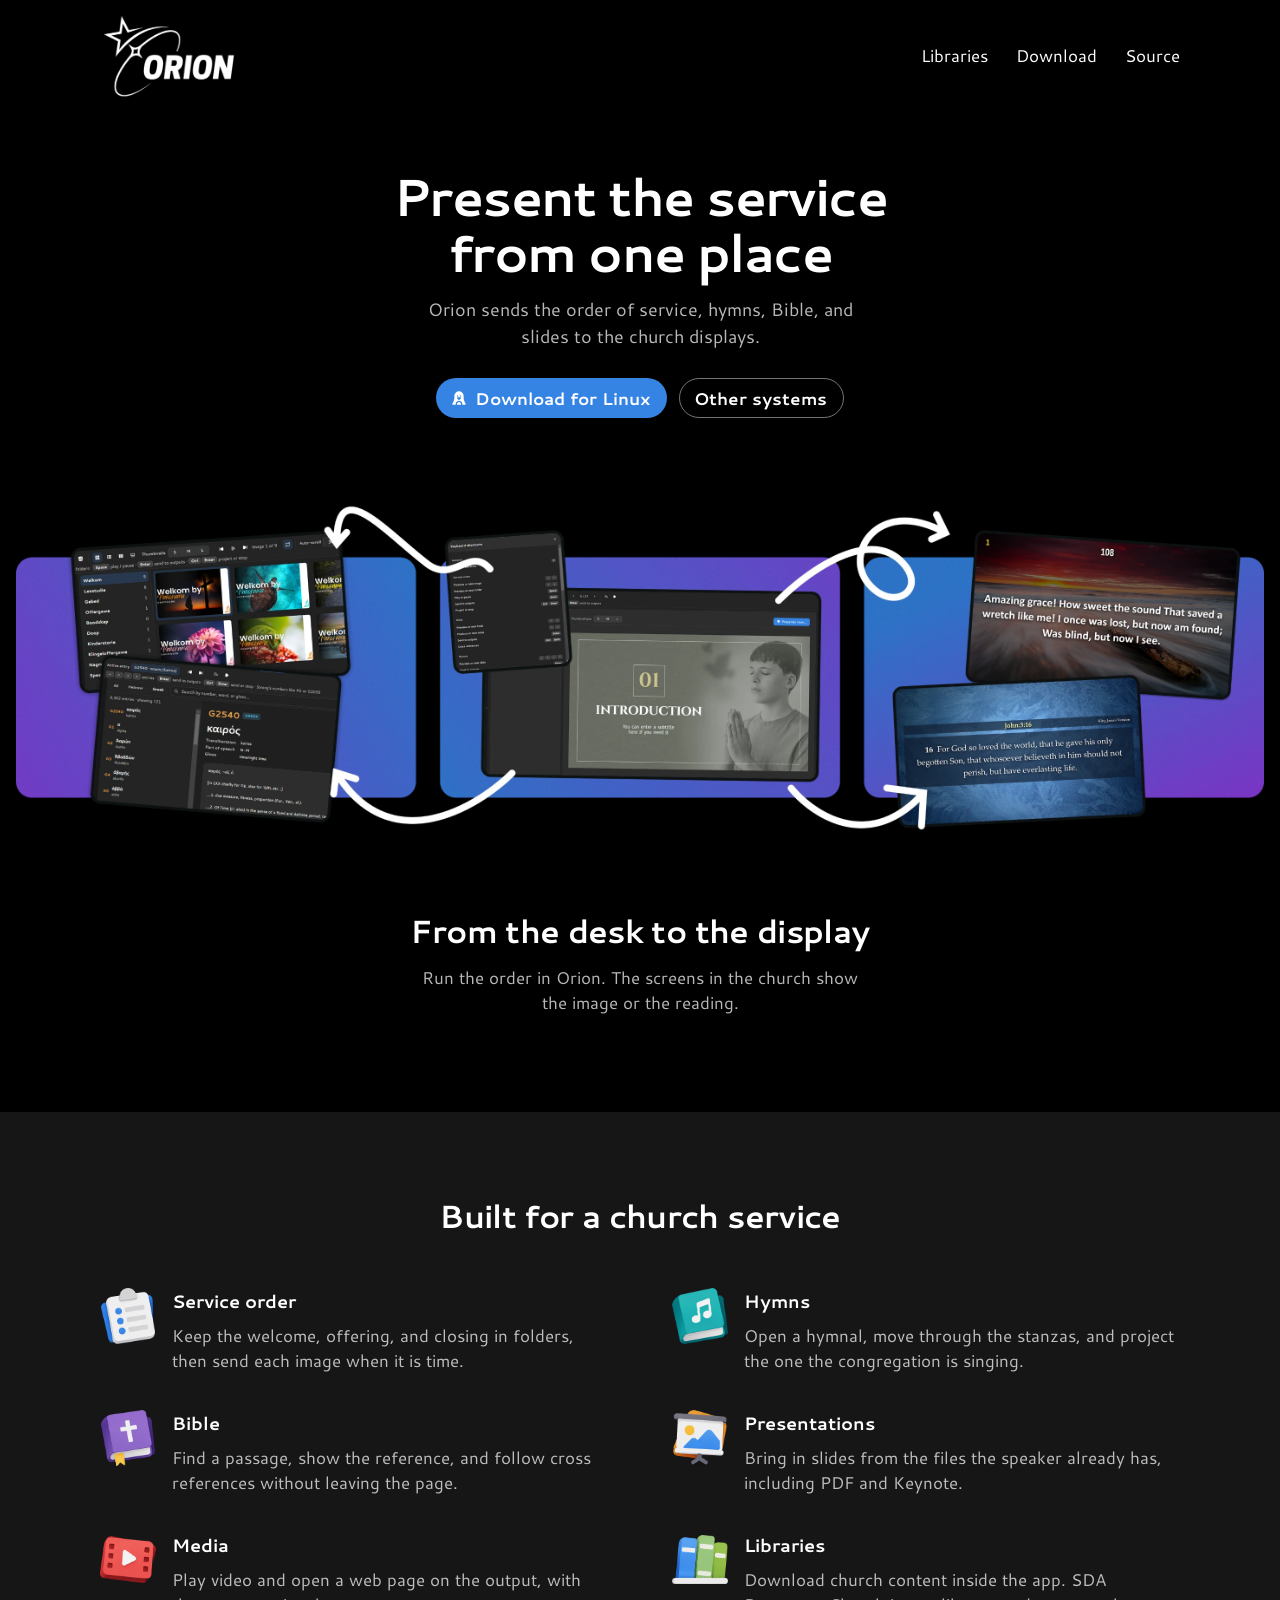
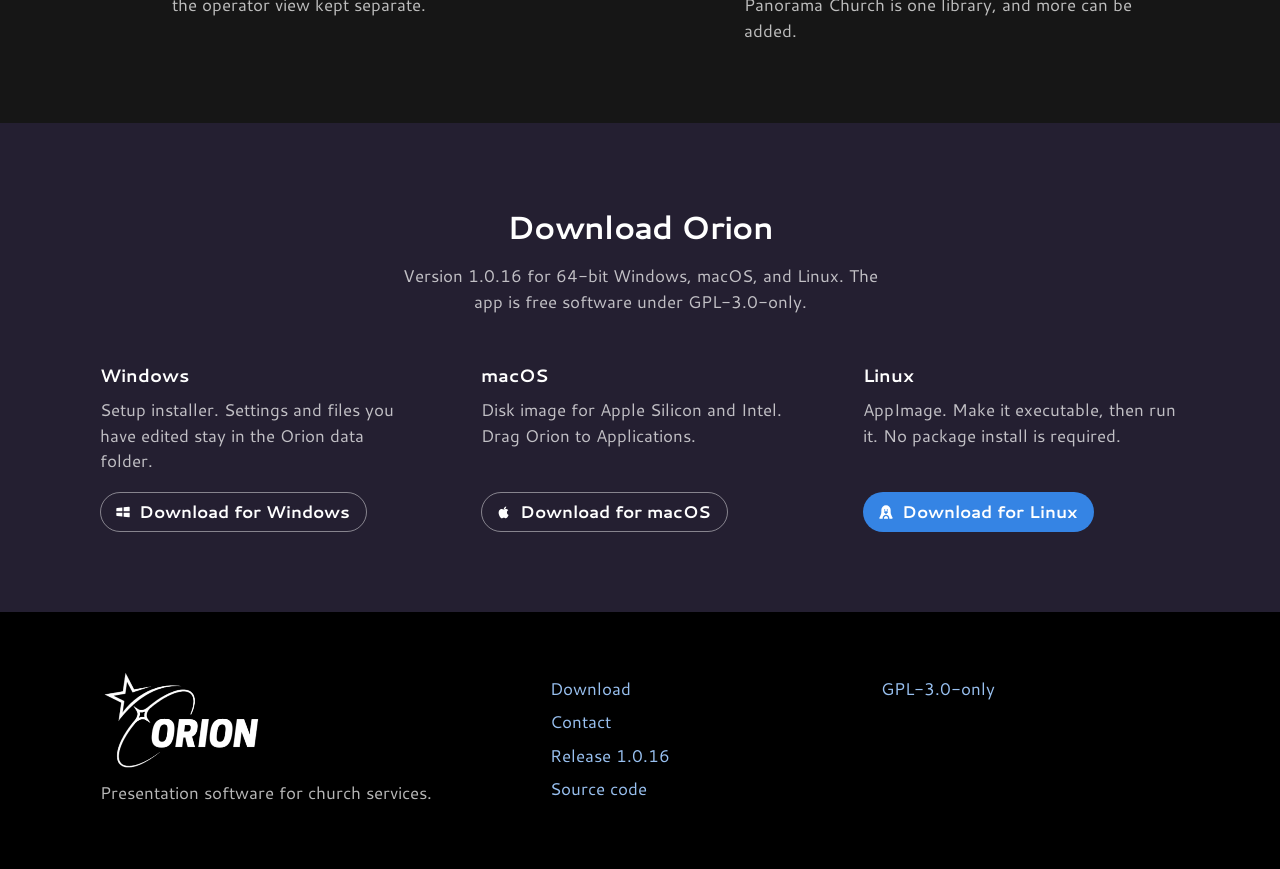
<file: index.html>
<!DOCTYPE html>
<html lang="en">
  <head>
    <meta charset="utf-8">
    <meta name="viewport" content="width=device-width, initial-scale=1">
    <title>Orion | presentation software for church services</title>
    <meta name="description" content="Orion sends the order of service, hymns, Bible, and slides to the church displays. Free for Windows, macOS, and Linux.">
    <link rel="canonical" href="https://orion.riandre.com/">
    <meta name="theme-color" content="#000000">
    <meta property="og:type" content="website">
    <meta property="og:site_name" content="Orion">
    <meta property="og:title" content="Orion | presentation software for church services">
    <meta property="og:description" content="Orion sends the order of service, hymns, Bible, and slides to the church displays. Free for Windows, macOS, and Linux.">
    <meta property="og:url" content="https://orion.riandre.com/">
    <meta property="og:image" content="https://orion.riandre.com/images/og.png">
    <meta property="og:image:width" content="1200">
    <meta property="og:image:height" content="630">
    <meta property="og:image:alt" content="Orion showing the service order, a slide, a hymn, and a Bible verse">
    <meta name="twitter:card" content="summary_large_image">
    <meta name="twitter:title" content="Orion | presentation software for church services">
    <meta name="twitter:description" content="Orion sends the order of service, hymns, Bible, and slides to the church displays. Free for Windows, macOS, and Linux.">
    <meta name="twitter:image" content="https://orion.riandre.com/images/og.png">
    <link rel="preload" as="image" href="images/hero.webp?v=opt" type="image/webp" fetchpriority="high">
    <link rel="icon" href="images/icon.png">
    <link rel="apple-touch-icon" href="images/icon.png">
    <script type="application/ld+json">
      {
        "@context": "https://schema.org",
        "@type": "SoftwareApplication",
        "name": "Orion",
        "applicationCategory": "MultimediaApplication",
        "operatingSystem": "Windows, macOS, Linux",
        "url": "https://orion.riandre.com/",
        "description": "Orion sends the order of service, hymns, Bible, and slides to the church displays.",
        "license": "https://www.gnu.org/licenses/gpl-3.0.html",
        "offers": { "@type": "Offer", "price": "0", "priceCurrency": "USD" }
      }
    </script>
    <link rel="stylesheet" href="css/site.css?v=dl">
  </head>
  <body>
    <header class="header">
      <div class="frame header__inner">
        <a class="brand" href="#top">
          <img class="wordmark" src="images/wordmark.png?v=white" alt="Orion">
        </a>
        <nav class="header__nav">
          <a href="libraries/">Libraries</a>
          <a href="#download">Download</a>
          <a href="https://github.com/riandredev/orion">Source</a>
        </nav>
      </div>
    </header>

    <main id="top">
      <section class="hero">
        <div class="frame hero__inner">
          <h1>Present the service from one place</h1>
          <p>Orion sends the order of service, hymns, Bible, and slides to the church displays.</p>
          <div class="hero__actions">
            <a class="button button--suggested" id="download-primary" href="https://github.com/riandredev/orion/releases/download/v1.0.16/Orion-1.0.16-windows-setup.exe"><svg class="os-icon" viewBox="0 0 24 24" aria-hidden="true"><path fill="currentColor" d="M22 11h-9V4.883l7.89-.877A1 1 0 0 1 22 5Zm-11 0H2V7a1 1 0 0 1 .89-.994L11 5.105Zm-9 2h9v5.895l-8.11-.901A1 1 0 0 1 2 17Zm11 0h9v6a1 1 0 0 1-1.11.994L13 19.117Z"/></svg><span>Download for Windows</span></a>
            <a class="button" href="#download">Other systems</a>
          </div>
        </div>
      </section>

      <section class="showcase" aria-label="Orion in use">
        <img class="showcase__art" src="images/hero.webp?v=opt" width="2880" height="924" fetchpriority="high" alt="Orion on the desk, then the welcome images, a slide, a hymn, and a Bible verse on the displays">
        <h2>From the desk to the display</h2>
        <p>Run the order in Orion. The screens in the church show the image or the reading.</p>
      </section>

      <section class="band" id="features">
        <div class="frame">
          <h2>Built for a church service</h2>
          <div class="features">
            <article class="feature">
              <img class="feature__icon" src="images/feature-order.png" alt="">
              <div>
                <h3>Service order</h3>
                <p>Keep the welcome, offering, and closing in folders, then send each image when it is time.</p>
              </div>
            </article>
            <article class="feature">
              <img class="feature__icon" src="images/feature-hymns.png" alt="">
              <div>
                <h3>Hymns</h3>
                <p>Open a hymnal, move through the stanzas, and project the one the congregation is singing.</p>
              </div>
            </article>
            <article class="feature">
              <img class="feature__icon" src="images/feature-bible.png" alt="">
              <div>
                <h3>Bible</h3>
                <p>Find a passage, show the reference, and follow cross references without leaving the page.</p>
              </div>
            </article>
            <article class="feature">
              <img class="feature__icon" src="images/feature-presentations.png" alt="">
              <div>
                <h3>Presentations</h3>
                <p>Bring in slides from the files the speaker already has, including PDF and Keynote.</p>
              </div>
            </article>
            <article class="feature">
              <img class="feature__icon" src="images/feature-media.png" alt="">
              <div>
                <h3>Media</h3>
                <p>Play video and open a web page on the output, with the operator view kept separate.</p>
              </div>
            </article>
            <article class="feature">
              <img class="feature__icon" src="images/feature-libraries.png" alt="">
              <div>
                <h3>Libraries</h3>
                <p>Download church content inside the app. SDA Panorama Church is one library, and more can be added.</p>
              </div>
            </article>
          </div>
        </div>
      </section>

      <section class="band band--alt" id="download">
        <div class="frame">
          <h2>Download Orion</h2>
          <p class="lede">Version <span data-release="version">1.0.16</span> for 64-bit Windows, macOS, and Linux. The app is free software under GPL-3.0-only.</p>
          <div class="downloads">
            <article>
              <h3>Windows</h3>
              <p>Setup installer. Settings and files you have edited stay in the Orion data folder.</p>
              <a class="button button--suggested" data-os="windows" href="https://github.com/riandredev/orion/releases/download/v1.0.16/Orion-1.0.16-windows-setup.exe"><svg class="os-icon" viewBox="0 0 24 24" aria-hidden="true"><path fill="currentColor" d="M22 11h-9V4.883l7.89-.877A1 1 0 0 1 22 5Zm-11 0H2V7a1 1 0 0 1 .89-.994L11 5.105Zm-9 2h9v5.895l-8.11-.901A1 1 0 0 1 2 17Zm11 0h9v6a1 1 0 0 1-1.11.994L13 19.117Z"/></svg>Download for Windows</a>
            </article>
            <article>
              <h3>macOS</h3>
              <p>Disk image for Apple Silicon and Intel. Drag Orion to Applications.</p>
              <a class="button" data-os="macos" href="https://github.com/riandredev/orion/releases/download/v1.0.16/Orion-1.0.16-mac.dmg"><svg class="os-icon" viewBox="0 0 24 24" aria-hidden="true"><path fill="currentColor" d="M16.37 12.86c-.03-2.3 1.88-3.4 1.97-3.46-1.08-1.57-2.75-1.79-3.34-1.81-1.42-.14-2.77.83-3.49.83-.73 0-1.84-.81-3.03-.79-1.56.02-3 .91-3.8 2.3-1.62 2.81-.41 6.97 1.16 9.25.77 1.12 1.69 2.37 2.9 2.33 1.16-.05 1.6-.75 3-.75s1.8.75 3.03.72c1.25-.02 2.04-1.14 2.8-2.26.89-1.3 1.25-2.56 1.27-2.62-.03-.01-2.44-.94-2.47-3.74M14.4 6.64c.64-.77 1.07-1.85.95-2.92-.92.04-2.03.61-2.69 1.38-.59.68-1.1 1.77-.96 2.81 1.02.08 2.07-.52 2.7-1.27"/></svg>Download for macOS</a>
            </article>
            <article>
              <h3>Linux</h3>
              <p>AppImage. Make it executable, then run it. No package install is required.</p>
              <a class="button" data-os="linux" href="https://github.com/riandredev/orion/releases/download/v1.0.16/Orion-1.0.16-linux.AppImage"><svg class="os-icon" viewBox="0 0 24 24" aria-hidden="true"><path fill="currentColor" d="M21 22h-4v-1c0-2.563-2.448-4.999-5-5c-2.552.001-5 2.437-5 5v1H3a1 1 0 0 1-.894-1.447c.172-.345.355-.685.537-1.025c.278-.518.554-1.036.811-1.564q.426-.867.762-1.772C4.707 14.85 5 13.432 5 12V9a7 7 0 1 1 14 0v3c0 1.432.293 2.85.784 4.192q.336.906.762 1.772c.257.528.533 1.046.811 1.564c.182.34.365.68.537 1.025a.997.997 0 0 1-.447 1.341A1 1 0 0 1 21 22M10.01 8H10a1 1 0 0 0 0 2h.01a1 1 0 0 0 0-2m4 0H14a1 1 0 0 0 0 2h.01a1 1 0 0 0 0-2M14 11h-4a1.002 1.002 0 0 0-.707 1.707l2 2a1 1 0 0 0 1.414 0l2-2A1 1 0 0 0 14 11m1 10v1H9v-1c0-.768.428-1.514.957-2.043C10.492 18.422 11.226 18 12 18c1.423 0 3 1.525 3 3"/></svg>Download for Linux</a>
            </article>
          </div>
        </div>
      </section>
    </main>

    <footer class="footer">
      <div class="frame footer__grid">
        <div>
          <img class="wordmark wordmark--footer" src="images/wordmark.png?v=white" alt="Orion">
          <p>Presentation software for church services.</p>
        </div>
        <div>
          <a href="#download">Download</a>
          <a href="contact/">Contact</a>
          <a data-release="notes" href="https://github.com/riandredev/orion/releases/tag/v1.0.16">Release 1.0.16</a>
          <a href="https://github.com/riandredev/orion">Source code</a>
        </div>
        <div>
          <a href="https://www.gnu.org/licenses/gpl-3.0.html">GPL-3.0-only</a>
        </div>
      </div>
    </footer>

    <script src="js/release.js"></script>
  </body>
</html>
</file>
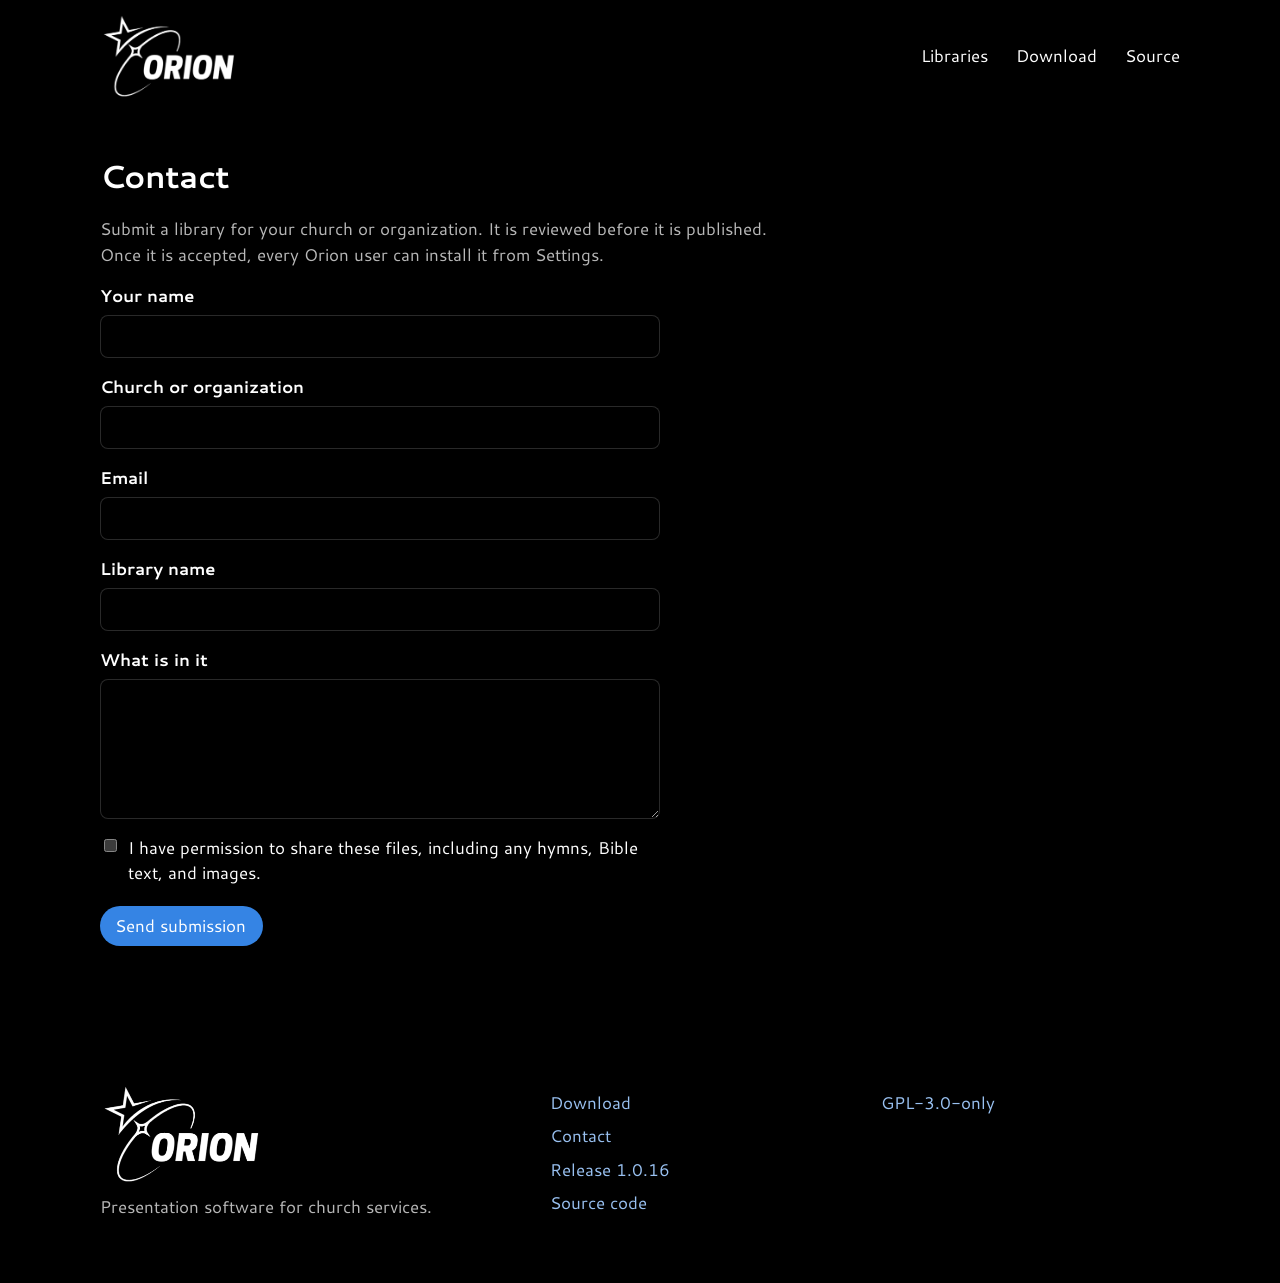
<file: contact/index.html>
<!DOCTYPE html>
<html lang="en">
  <head>
    <meta charset="utf-8">
    <meta name="viewport" content="width=device-width, initial-scale=1">
    <title>Contact | Orion</title>
    <meta name="description" content="Submit a church or organization library for Orion. It is reviewed before it is published.">
    <link rel="canonical" href="https://orion.riandre.com/contact/">
    <meta name="theme-color" content="#000000">
    <meta property="og:type" content="website">
    <meta property="og:site_name" content="Orion">
    <meta property="og:title" content="Contact | Orion">
    <meta property="og:description" content="Submit a church or organization library for Orion. It is reviewed before it is published.">
    <meta property="og:url" content="https://orion.riandre.com/contact/">
    <meta property="og:image" content="https://orion.riandre.com/images/og.png">
    <meta property="og:image:width" content="1200">
    <meta property="og:image:height" content="630">
    <meta property="og:image:alt" content="Orion showing the service order, a slide, a hymn, and a Bible verse">
    <meta name="twitter:card" content="summary_large_image">
    <meta name="twitter:title" content="Contact | Orion">
    <meta name="twitter:description" content="Submit a church or organization library for Orion. It is reviewed before it is published.">
    <meta name="twitter:image" content="https://orion.riandre.com/images/og.png">
    <link rel="icon" href="../images/icon.png">
    <link rel="apple-touch-icon" href="../images/icon.png">
    <link rel="stylesheet" href="../css/site.css?v=bible">
  </head>
  <body>
    <header class="header">
      <div class="frame header__inner">
        <a class="brand" href="../">
          <img class="wordmark" src="../images/wordmark.png?v=white" alt="Orion">
        </a>
        <nav class="header__nav">
          <a href="../libraries/">Libraries</a>
          <a href="../#download">Download</a>
          <a href="https://github.com/riandredev/orion">Source</a>
        </nav>
      </div>
    </header>

    <main class="page">
      <div class="frame">
        <h1>Contact</h1>
        <p class="summary">Submit a library for your church or organization. It is reviewed before it is published. Once it is accepted, every Orion user can install it from Settings.</p>
        <form class="contact" id="library-submission">
          <label>Your name<input name="name" required autocomplete="name"></label>
          <label>Church or organization<input name="org" required></label>
          <label>Email<input name="email" type="email" required autocomplete="email"></label>
          <label>Library name<input name="library" required></label>
          <label>What is in it<textarea name="contents" required></textarea></label>
          <label class="check"><input name="permission" type="checkbox" required>I have permission to share these files, including any hymns, Bible text, and images.</label>
          <button class="button button--suggested" type="submit">Send submission</button>
        </form>
      </div>
    </main>

    <footer class="footer">
      <div class="frame footer__grid">
        <div>
          <img class="wordmark wordmark--footer" src="../images/wordmark.png?v=white" alt="Orion">
          <p>Presentation software for church services.</p>
        </div>
        <div>
          <a href="../#download">Download</a>
          <a href="./">Contact</a>
          <a data-release="notes" href="https://github.com/riandredev/orion/releases/tag/v1.0.16">Release 1.0.16</a>
          <a href="https://github.com/riandredev/orion">Source code</a>
        </div>
        <div>
          <a href="https://www.gnu.org/licenses/gpl-3.0.html">GPL-3.0-only</a>
        </div>
      </div>
    </footer>

    <script>
      document.getElementById('library-submission').addEventListener('submit', (event) => {
        event.preventDefault()
        const data = new FormData(event.currentTarget)
        const field = (name) => String(data.get(name) || '').trim()
        const title = `Library submission: ${field('library')}`
        const body = [
          `Name: ${field('name')}`,
          `Church or organization: ${field('org')}`,
          `Email: ${field('email')}`,
          `Library: ${field('library')}`,
          '',
          'Contents:',
          field('contents'),
          '',
          'Permission to share the files, including hymns, Bible text, and images: yes'
        ].join('\n')
        const url = new URL('https://github.com/riandredev/orion/issues/new')
        url.searchParams.set('title', title)
        url.searchParams.set('body', body)
        location.href = url.toString()
      })
    </script>
    <script src="../js/release.js"></script>
  </body>
</html>
</file>
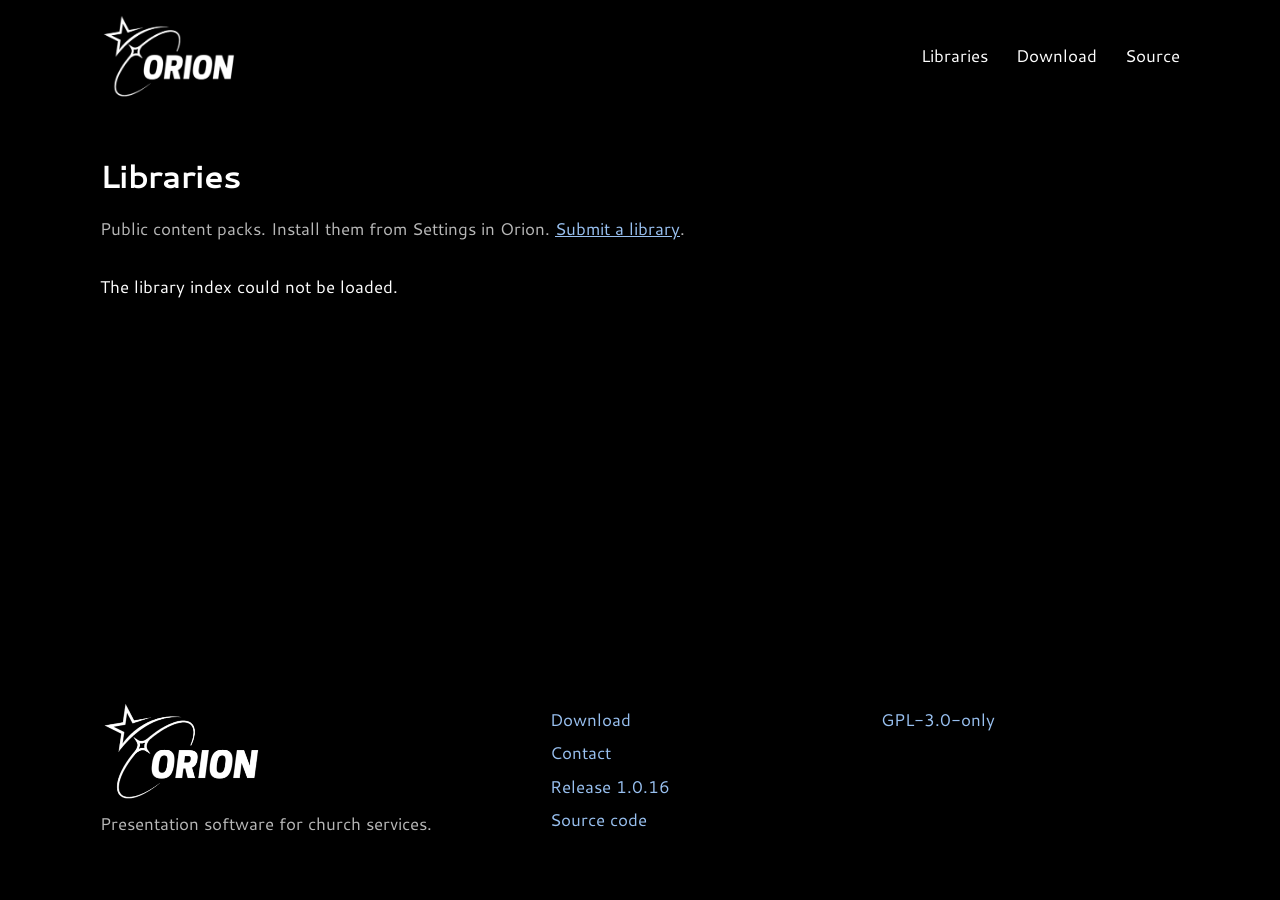
<file: libraries/index.html>
<!DOCTYPE html>
<html lang="en">
  <head>
    <meta charset="utf-8">
    <meta name="viewport" content="width=device-width, initial-scale=1">
    <title>Libraries | Orion</title>
    <meta name="description" content="Public content libraries for Orion, including SDA Panorama Church. Install them from Settings in the app.">
    <link rel="canonical" href="https://orion.riandre.com/libraries/">
    <meta name="theme-color" content="#000000">
    <meta property="og:type" content="website">
    <meta property="og:site_name" content="Orion">
    <meta property="og:title" content="Libraries | Orion">
    <meta property="og:description" content="Public content libraries for Orion, including SDA Panorama Church. Install them from Settings in the app.">
    <meta property="og:url" content="https://orion.riandre.com/libraries/">
    <meta property="og:image" content="https://orion.riandre.com/images/og.png">
    <meta property="og:image:width" content="1200">
    <meta property="og:image:height" content="630">
    <meta property="og:image:alt" content="Orion showing the service order, a slide, a hymn, and a Bible verse">
    <meta name="twitter:card" content="summary_large_image">
    <meta name="twitter:title" content="Libraries | Orion">
    <meta name="twitter:description" content="Public content libraries for Orion, including SDA Panorama Church. Install them from Settings in the app.">
    <meta name="twitter:image" content="https://orion.riandre.com/images/og.png">
    <link rel="icon" href="../images/icon.png">
    <link rel="apple-touch-icon" href="../images/icon.png">
    <link rel="stylesheet" href="../css/site.css?v=bible">
  </head>
  <body>
    <header class="header">
      <div class="frame header__inner">
        <a class="brand" href="../">
          <img class="wordmark" src="../images/wordmark.png?v=white" alt="Orion">
        </a>
        <nav class="header__nav">
          <a href="./" aria-current="page">Libraries</a>
          <a href="../#download">Download</a>
          <a href="https://github.com/riandredev/orion">Source</a>
        </nav>
      </div>
    </header>

    <main class="page">
      <div class="frame">
        <h1>Libraries</h1>
        <p class="summary">Public content packs. Install them from Settings in Orion. <a href="../contact/">Submit a library</a>.</p>
        <div class="catalog" id="library-index">
          <a href="library.html?id=panorama">
            <img src="https://raw.githubusercontent.com/riandredev/orion/main/bundles/panorama/icon.png" alt="">
            <span>SDA Panorama Church</span>
          </a>
        </div>
      </div>
    </main>

    <footer class="footer">
      <div class="frame footer__grid">
        <div>
          <img class="wordmark wordmark--footer" src="../images/wordmark.png?v=white" alt="Orion">
          <p>Presentation software for church services.</p>
        </div>
        <div>
          <a href="../#download">Download</a>
          <a href="../contact/">Contact</a>
          <a data-release="notes" href="https://github.com/riandredev/orion/releases/tag/v1.0.16">Release 1.0.16</a>
          <a href="https://github.com/riandredev/orion">Source code</a>
        </div>
        <div>
          <a href="https://www.gnu.org/licenses/gpl-3.0.html">GPL-3.0-only</a>
        </div>
      </div>
    </footer>

    <script>
      function escapeText(value) {
        return String(value).replace(/[&<>"']/g, (char) => ({
          '&': '&amp;',
          '<': '&lt;',
          '>': '&gt;',
          '"': '&quot;',
          "'": '&#39;'
        })[char])
      }

      const libraryBase = 'https://raw.githubusercontent.com/riandredev/orion/main/bundles/'

      fetch(`${libraryBase}catalog.json`)
        .then((response) => response.json())
        .then((data) => {
          const libraries = Array.isArray(data.bundles) ? data.bundles : []
          document.getElementById('library-index').innerHTML = libraries.map((library) =>
            `<a href="library.html?id=${encodeURIComponent(library.id)}">
              <img src="${escapeText(`${libraryBase}${encodeURIComponent(library.id)}/icon.png`)}" alt="">
              <span>${escapeText(library.name)}</span>
            </a>`
          ).join('')
        })
        .catch(() => {
          document.getElementById('library-index').textContent = 'The library index could not be loaded.'
        })
    </script>
    <script src="../js/release.js"></script>
  </body>
</html>
</file>
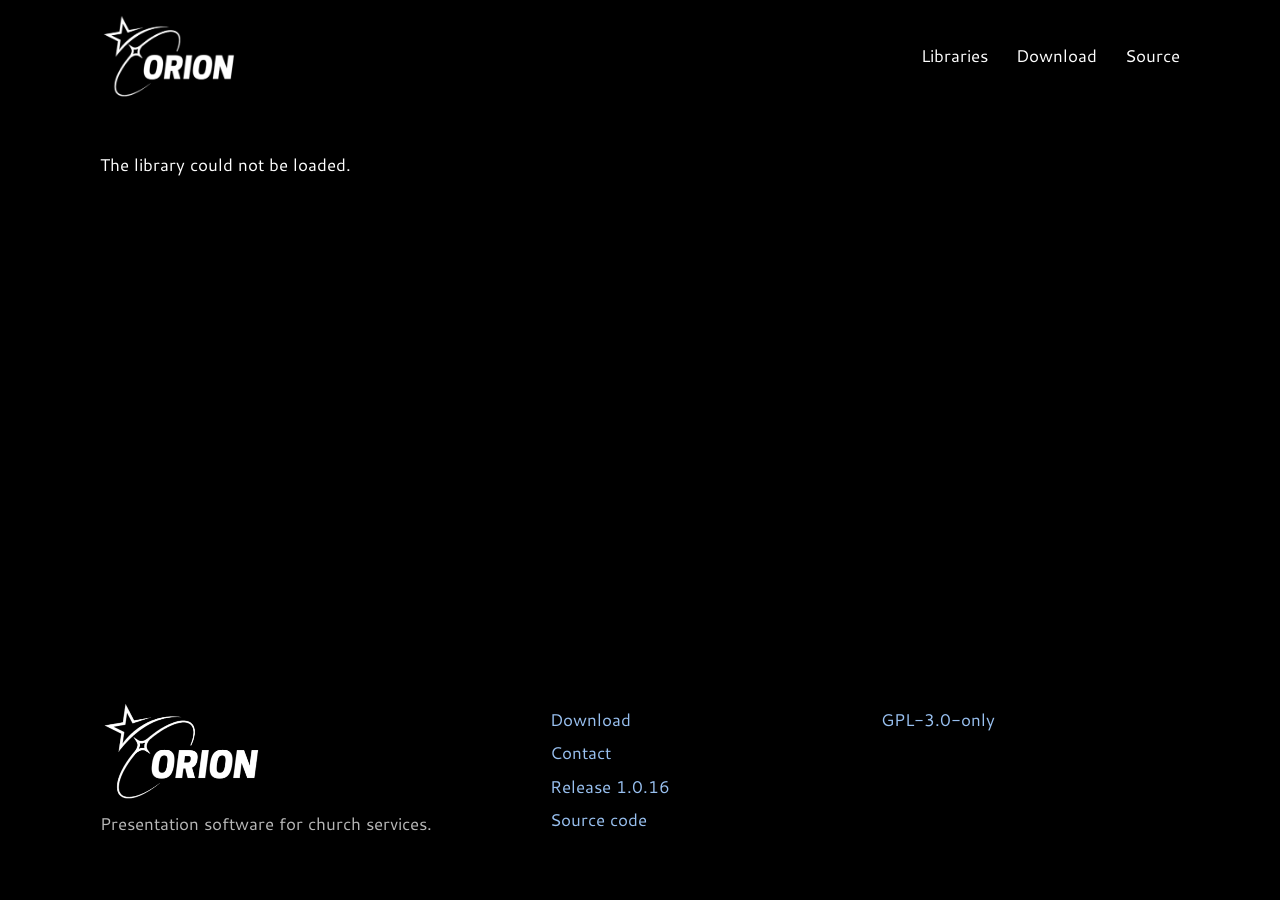
<file: libraries/library.html>
<!DOCTYPE html>
<html lang="en">
  <head>
    <meta charset="utf-8">
    <meta name="viewport" content="width=device-width, initial-scale=1">
    <title>Library | Orion</title>
    <meta name="description" content="Slides, hymnals, and Bibles in a public Orion library. Install it from Settings in the app.">
    <link rel="canonical" href="https://orion.riandre.com/libraries/library.html">
    <meta name="theme-color" content="#000000">
    <meta property="og:type" content="website">
    <meta property="og:site_name" content="Orion">
    <meta property="og:title" content="Library | Orion">
    <meta property="og:description" content="Slides, hymnals, and Bibles in a public Orion library. Install it from Settings in the app.">
    <meta property="og:url" content="https://orion.riandre.com/libraries/library.html">
    <meta property="og:image" content="https://orion.riandre.com/images/og.png">
    <meta property="og:image:width" content="1200">
    <meta property="og:image:height" content="630">
    <meta property="og:image:alt" content="Orion showing the service order, a slide, a hymn, and a Bible verse">
    <meta name="twitter:card" content="summary_large_image">
    <meta name="twitter:title" content="Library | Orion">
    <meta name="twitter:description" content="Slides, hymnals, and Bibles in a public Orion library. Install it from Settings in the app.">
    <meta name="twitter:image" content="https://orion.riandre.com/images/og.png">
    <link rel="icon" href="../images/icon.png">
    <link rel="apple-touch-icon" href="../images/icon.png">
    <link rel="stylesheet" href="../css/site.css?v=bible">
  </head>
  <body>
    <header class="header">
      <div class="frame header__inner">
        <a class="brand" href="../">
          <img class="wordmark" src="../images/wordmark.png?v=white" alt="Orion">
        </a>
        <nav class="header__nav">
          <a href="./" aria-current="page">Libraries</a>
          <a href="../#download">Download</a>
          <a href="https://github.com/riandredev/orion">Source</a>
        </nav>
      </div>
    </header>

    <main class="page">
      <div class="frame" id="library"></div>
    </main>

    <footer class="footer">
      <div class="frame footer__grid">
        <div>
          <img class="wordmark wordmark--footer" src="../images/wordmark.png?v=white" alt="Orion">
          <p>Presentation software for church services.</p>
        </div>
        <div>
          <a href="../#download">Download</a>
          <a href="../contact/">Contact</a>
          <a data-release="notes" href="https://github.com/riandredev/orion/releases/tag/v1.0.16">Release 1.0.16</a>
          <a href="https://github.com/riandredev/orion">Source code</a>
        </div>
        <div>
          <a href="https://www.gnu.org/licenses/gpl-3.0.html">GPL-3.0-only</a>
        </div>
      </div>
    </footer>

    <script>
      function escapeText(value) {
        return String(value).replace(/[&<>"']/g, (char) => ({
          '&': '&amp;',
          '<': '&lt;',
          '>': '&gt;',
          '"': '&quot;',
          "'": '&#39;'
        })[char])
      }

      const libraryBase = 'https://raw.githubusercontent.com/riandredev/orion/main/bundles/'

      function asset(path) {
        if (/^https?:\/\//.test(path)) return path
        return `../${encodeURI(path)}`
      }

      function catalogAsset(id, src, version) {
        const path = String(src).split('/').map((part) => encodeURIComponent(part)).join('/')
        return `${libraryBase}${encodeURIComponent(id)}/${path}?v=${encodeURIComponent(version || '')}`
      }

      function fromCatalog(entry) {
        const visuals = []
        const details = []
        for (const group of entry.preview || []) {
          const images = group.images || []
          if (!images.length) {
            if ((group.items || []).length) details.push({ label: group.label, items: group.items })
            continue
          }
          const folders = []
          const loose = []
          for (const image of images) {
            const src = catalogAsset(entry.id, image.src, entry.version)
            const item = { src, alt: image.alt || '' }
            if (!image.folder) {
              loose.push(item)
              continue
            }
            let folder = folders.find((entry) => entry.name === image.folder)
            if (!folder) {
              folder = { name: image.folder, images: [] }
              folders.push(folder)
            }
            folder.images.push(item)
          }
          visuals.push({ label: group.label, folders, images: loose })
        }
        return {
          name: entry.name,
          version: entry.version,
          summary: entry.summary,
          icon: `${libraryBase}${entry.id}/icon.png`,
          visuals,
          details
        }
      }

      function thumbs(images) {
        return `<div class="thumbs">${images.map((image) =>
          `<a href="${escapeText(asset(image.src))}"><img src="${escapeText(asset(image.src))}" alt="${escapeText(image.alt || '')}"></a>`
        ).join('')}</div>`
      }

      function render(library) {
        document.title = `${library.name} | Orion`
        const visuals = (library.visuals || []).map((group) => {
          const folders = (group.folders || []).filter((folder) => (folder.images || []).length)
          const images = group.images || []
          if (!folders.length && !images.length) return ''
          const body = folders.length
            ? folders.map((folder) =>
              `<div class="folder"><h3>${escapeText(folder.name)}</h3>${thumbs(folder.images)}</div>`
            ).join('')
            : thumbs(images)
          return `<section class="shot-group"><h2>${escapeText(group.label)}</h2>${body}</section>`
        }).join('')
        const details = (library.details || []).map((group) =>
          `<section class="detail-group"><h2>${escapeText(group.label)}</h2><ul>${(group.items || []).map((item) =>
            `<li>${escapeText(item)}</li>`
          ).join('')}</ul></section>`
        ).join('')
        document.getElementById('library').innerHTML = `
          <a class="back" href="./">Libraries</a>
          <div class="library-title">
            ${library.icon ? `<img src="${escapeText(asset(library.icon))}" alt="">` : ''}
            <div>
              <h1>${escapeText(library.name)}</h1>
              <p>Version ${escapeText(library.version || '')}</p>
            </div>
          </div>
          <p class="summary">${escapeText(library.summary || '')} Install it from Settings in Orion.</p>
          ${visuals}
          ${details ? `<div class="details">${details}</div>` : ''}
        `
      }

      const id = new URLSearchParams(location.search).get('id')
      fetch(`${libraryBase}catalog.json`)
        .then((response) => response.json())
        .then((data) => {
          const entry = (data.bundles || []).find((item) => item.id === id)
          const library = entry ? fromCatalog(entry) : null
          if (!library) {
            document.getElementById('library').innerHTML = '<p>This library is not in the public list. <a href="./">Back to libraries</a></p>'
            return
          }
          render(library)
        })
        .catch(() => {
          document.getElementById('library').textContent = 'The library could not be loaded.'
        })
    </script>
    <script src="../js/release.js"></script>
  </body>
</html>
</file>
<file: css/site.css>
@font-face {
  font-family: Cantarell;
  font-style: normal;
  font-weight: 400;
  font-display: swap;
  src: url('../fonts/cantarell-latin-400-normal.woff2') format('woff2');
}

@font-face {
  font-family: Cantarell;
  font-style: normal;
  font-weight: 700;
  font-display: swap;
  src: url('../fonts/cantarell-latin-700-normal.woff2') format('woff2');
}

:root {
  color-scheme: dark;
  --bg: #000000;
  --band: #161616;
  --band-alt: #241f31;
  --fg: #ffffff;
  --muted: rgb(255 255 255 / 72%);
  --accent: #3584e4;
  --accent-hover: #62a0ea;
  --line: rgb(255 255 255 / 16%);
  --font: Cantarell, sans-serif;
}

*,
*::before,
*::after {
  box-sizing: border-box;
}

html {
  scroll-padding-top: 128px;
}

body {
  margin: 0;
  min-height: 100vh;
  display: flex;
  flex-direction: column;
  background: var(--bg);
  color: var(--fg);
  font-family: var(--font);
  font-size: 17px;
  line-height: 1.5;
}

main {
  flex: 1 0 auto;
}

a {
  color: #99c1f1;
}

.frame {
  width: min(1080px, calc(100% - 48px));
  margin-inline: auto;
}

.header {
  background: #000000;
}

.header__inner {
  min-height: 112px;
  display: flex;
  align-items: center;
  justify-content: space-between;
  gap: 24px;
}

.brand {
  display: inline-flex;
  align-items: center;
  gap: 10px;
  color: var(--fg);
  font-weight: 700;
  text-decoration: none;
}

.wordmark {
  height: 88px;
  width: auto;
  display: block;
}

.wordmark--footer {
  height: 104px;
}

.header__nav {
  display: flex;
  gap: 28px;
}

.header__nav a {
  color: var(--fg);
  text-decoration: none;
}

.header__nav a:hover {
  color: #99c1f1;
}

.hero {
  padding: 56px 0 40px;
}

.hero__inner {
  text-align: center;
}

.hero h1 {
  margin: 0 auto;
  max-width: 16ch;
  font-size: 52px;
  font-weight: 700;
  letter-spacing: -0.03em;
  line-height: 1.08;
}

.hero p {
  max-width: 42ch;
  margin: 16px auto 0;
  color: var(--muted);
  font-size: 18px;
}

.hero__actions {
  display: flex;
  flex-wrap: wrap;
  justify-content: center;
  gap: 12px;
  margin-top: 28px;
}

.showcase {
  padding: 12px 0 96px;
}

.showcase__art {
  display: block;
  width: min(1440px, calc(100% - 32px));
  height: auto;
  margin: 0 auto;
}

.showcase h2 {
  margin: 36px 0 0;
  font-size: 32px;
  font-weight: 700;
  letter-spacing: -0.02em;
  text-align: center;
}

.showcase p {
  max-width: 42ch;
  margin: 10px auto 0;
  color: var(--muted);
  text-align: center;
}

.page {
  padding: 40px 0 80px;
}

.page h1 {
  margin: 0;
  font-size: 32px;
  font-weight: 700;
  letter-spacing: -0.02em;
}

.catalog {
  display: flex;
  flex-wrap: wrap;
  gap: 4px;
  margin-top: 32px;
}

.catalog a {
  display: flex;
  flex-direction: column;
  align-items: center;
  gap: 10px;
  width: 148px;
  padding: 16px 8px;
  border-radius: 12px;
  color: inherit;
  text-align: center;
  text-decoration: none;
}

.catalog a:hover,
.catalog a:focus-visible {
  background: rgb(255 255 255 / 6%);
}

.catalog img {
  width: 72px;
  height: 72px;
  object-fit: contain;
}

.catalog span {
  font-size: 14px;
  line-height: 1.3;
}

.back {
  display: inline-block;
  margin-bottom: 24px;
  text-decoration: none;
}

.library-title {
  display: flex;
  align-items: center;
  gap: 16px;
}

.library-title img {
  width: 72px;
  height: 72px;
  object-fit: contain;
}

.library-title p,
.summary {
  margin: 4px 0 0;
  color: var(--muted);
}

.summary {
  max-width: 62ch;
  margin-top: 16px;
}

.shot-group,
.detail-group {
  margin-top: 40px;
}

.shot-group h2,
.detail-group h2 {
  margin: 0 0 16px;
  font-size: 20px;
  text-align: left;
}

.folder + .folder {
  margin-top: 20px;
}

.folder h3 {
  margin: 0 0 8px;
  font-size: 15px;
}

.thumbs {
  display: grid;
  grid-template-columns: repeat(auto-fill, minmax(180px, 1fr));
  gap: 8px;
}

.thumbs a {
  display: block;
}

.thumbs img {
  width: 100%;
  aspect-ratio: 16 / 10;
  object-fit: cover;
  border: 1px solid var(--line);
  border-radius: 8px;
  display: block;
  background: #1c1c1c;
}

.detail-group ul {
  margin: 0;
  padding: 0;
  list-style: none;
}

.detail-group li {
  margin-top: 6px;
  color: var(--muted);
}

.details {
  display: grid;
  grid-template-columns: 1fr 1fr;
  gap: 8px 40px;
}

.band {
  background: var(--band);
  padding: 80px 0;
}

.band--alt {
  background: var(--band-alt);
}

.band h2,
.footer strong {
  margin: 0;
  font-size: 32px;
  font-weight: 700;
  letter-spacing: -0.02em;
  text-align: center;
}

.lede {
  max-width: 46ch;
  margin: 12px auto 0;
  color: var(--muted);
  text-align: center;
}

.features,
.downloads {
  display: grid;
  gap: 36px 64px;
  margin-top: 48px;
}

.features {
  grid-template-columns: 1fr 1fr;
}

.downloads {
  grid-template-columns: repeat(3, minmax(0, 1fr));
}

.downloads > article {
  display: flex;
  flex-direction: column;
  align-items: flex-start;
}

.feature {
  display: flex;
  align-items: flex-start;
  gap: 16px;
}

.feature__icon {
  width: 56px;
  height: 56px;
  flex: none;
  object-fit: contain;
}

.features h3,
.downloads h3 {
  margin: 0;
  font-size: 18px;
}

.features p,
.downloads p,
.footer p {
  margin: 8px 0 0;
  color: var(--muted);
}

.downloads .button {
  margin-top: auto;
}

.downloads p {
  margin-bottom: 18px;
}

.button {
  display: inline-flex;
  align-items: center;
  justify-content: center;
  gap: 8px;
  min-height: 40px;
  padding: 0 16px 0 14px;
  border: 1px solid rgb(255 255 255 / 45%);
  border-radius: 999px;
  background: transparent;
  color: var(--fg);
  font-weight: 700;
  text-decoration: none;
}

.os-icon {
  width: 16px;
  height: 16px;
  flex: none;
}

.button:hover {
  background: rgb(255 255 255 / 8%);
}

.button--suggested {
  border-color: transparent;
  background: var(--accent);
  color: #ffffff;
}

.button--suggested:hover {
  background: var(--accent-hover);
  color: #ffffff;
}

.button:focus-visible,
.header__nav a:focus-visible,
.brand:focus-visible,
.footer a:focus-visible {
  outline: 2px solid var(--accent);
  outline-offset: 3px;
}

.footer {
  padding: 56px 0 64px;
}

.footer__grid {
  display: grid;
  grid-template-columns: 1.4fr 1fr 1fr;
  gap: 32px;
}

.footer strong {
  display: block;
  font-size: 16px;
  text-align: left;
}

.footer a {
  display: block;
  margin-top: 8px;
  text-decoration: none;
}

.footer a:hover {
  text-decoration: underline;
}

.contact {
  max-width: 560px;
}

.contact label {
  display: block;
  margin-top: 16px;
  font-weight: 700;
}

.contact input,
.contact textarea {
  display: block;
  width: 100%;
  margin-top: 6px;
  padding: 8px 10px;
  border: 1px solid var(--line);
  border-radius: 8px;
  background: #000;
  color: var(--fg);
  font: inherit;
}

.contact textarea {
  min-height: 140px;
  resize: vertical;
}

.contact input:focus-visible,
.contact textarea:focus-visible {
  outline: 2px solid var(--accent);
  outline-offset: 1px;
}

.contact .check {
  display: flex;
  align-items: flex-start;
  gap: 8px;
  margin-top: 16px;
  font-weight: 400;
}

.contact .check input {
  width: auto;
  margin-top: 4px;
}

.contact button {
  margin-top: 20px;
  font: inherit;
  cursor: pointer;
}

@media (max-width: 900px) {
  .downloads {
    grid-template-columns: 1fr;
  }
}

@media (max-width: 760px) {
  .hero {
    padding: 56px 0;
  }

  .features,
  .footer__grid,
  .details {
    grid-template-columns: 1fr;
    padding: 8px 0 0;
  }

  .downloads {
    grid-template-columns: 1fr;
  }

  .wordmark {
    height: 56px;
  }

  .hero h1 {
    font-size: 36px;
  }

  .header__nav {
    gap: 16px;
  }
}
</file>
